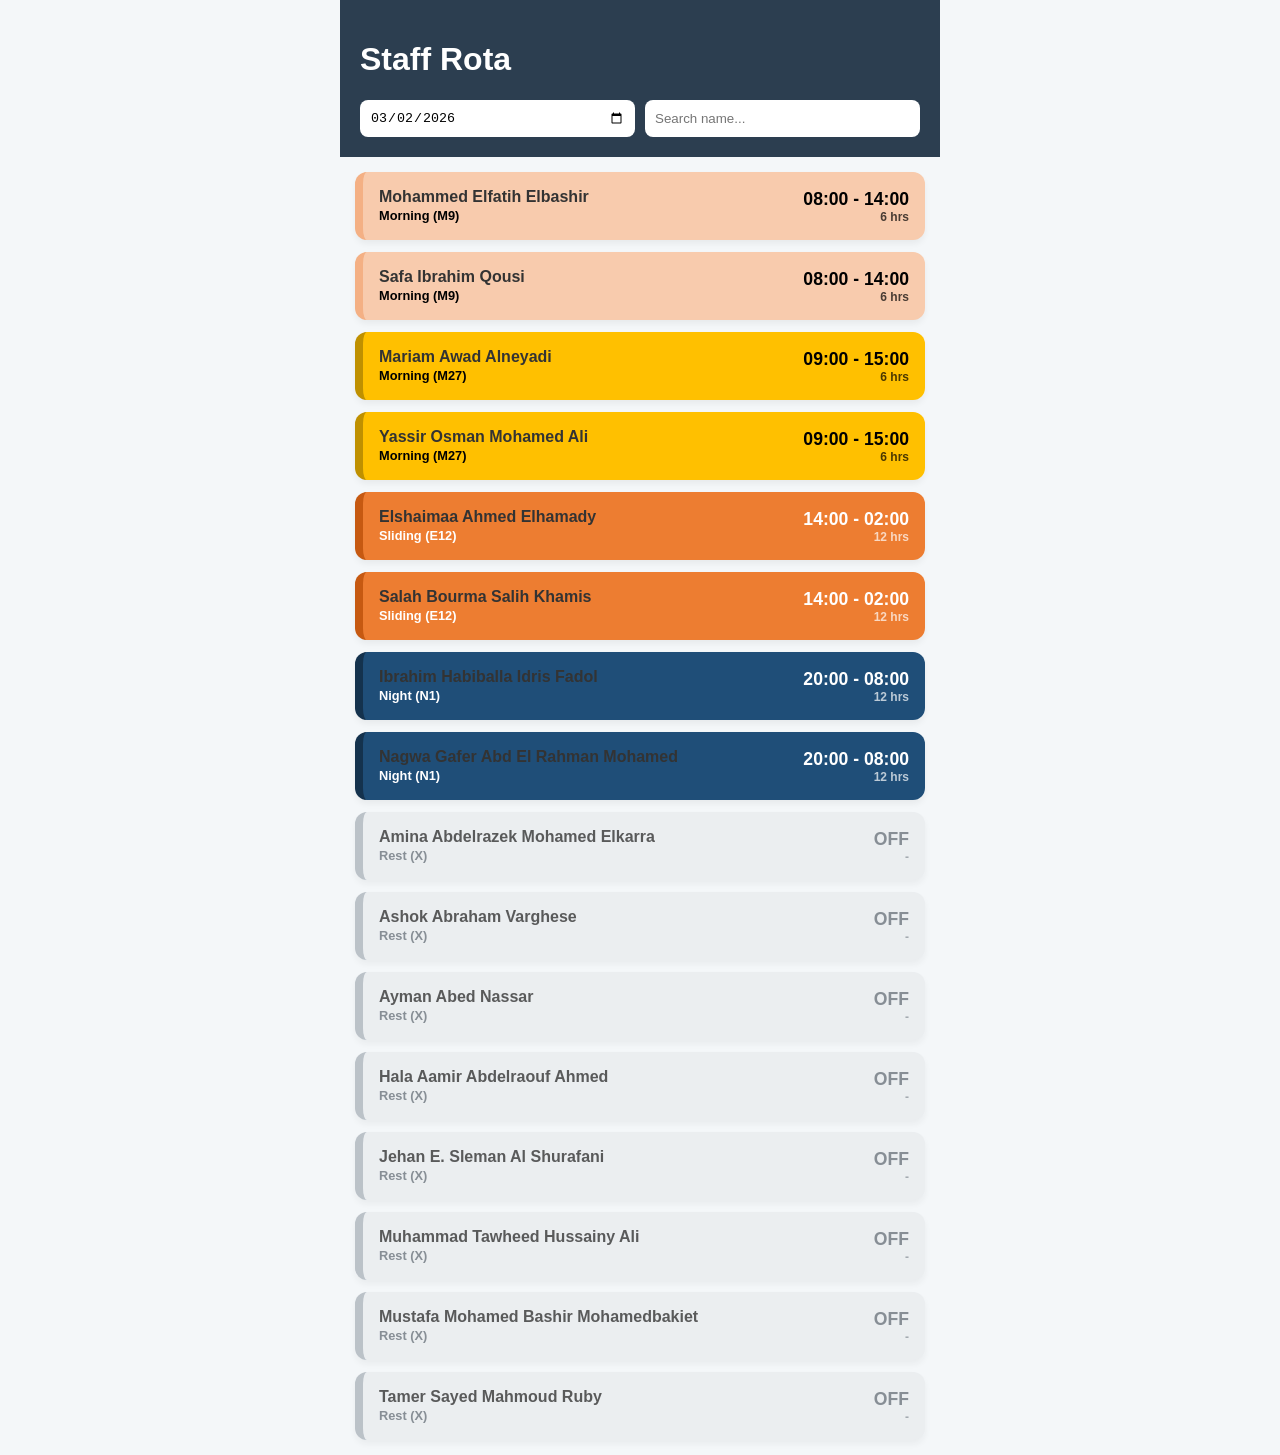
<file: index.html>
﻿<!DOCTYPE html>
<html lang="en">
<head>
    <meta charset="UTF-8">
    <meta name="viewport" content="width=device-width, initial-scale=1.0">
    <title>Ramadan Rota PWA</title>
    <link rel="stylesheet" href="style.css">
    <link rel="manifest" href="manifest.json">
</head>
<body>
    <div class="pwa-container">
        <header>
            <h1>Staff Rota</h1>
            <div class="filter-group">
                <input type="date" id="date-select" value="2026-03-02">
                <input type="text" id="staff-search" placeholder="Search name...">
            </div>
        </header>

        <main id="shift-list" class="shift-card-container">
            </main>
    </div>

    <script src="app.js"></script>
    <script>
        if ('serviceWorker' in navigator) {
            navigator.serviceWorker.register('sw.js');
        }
    </script>
</body>
</html>
</file>
<file: style.css>
:root {
    --bg-color: #f4f7f9;
    --card-bg: #ffffff;
    /* Roster Palette extracted from your image */
    --color-e25: #adb9ca; /* Blue-Grey */
    --color-e12: #ed7d31; /* Orange */
    --color-n1:  #1f4e78; /* Deep Royal Blue */
    --color-m9:  #f8cbad; /* Peach/Tan */
    --color-m27: #ffc000; /* Gold/Mustard */
    --color-e14: #c00000; /* Deep Red */
    --color-n11: #ffff00; /* Bright Yellow */
}

body {
    font-family: 'Segoe UI', sans-serif;
    background-color: var(--bg-color);
    margin: 0;
}

.pwa-container {
    max-width: 600px;
    margin: 0 auto;
}

header {
    background: #2c3e50;
    color: white;
    padding: 20px;
    position: sticky;
    top: 0;
    z-index: 100;
}

.filter-group {
    display: flex;
    gap: 10px;
    margin-top: 15px;
}

input {
    padding: 10px;
    border-radius: 8px;
    border: none;
    flex: 1;
}

.shift-card-container {
    padding: 15px;
    display: flex;
    flex-direction: column;
    gap: 12px;
}

.shift-card {
    background: var(--card-bg);
    border-radius: 12px;
    padding: 16px;
    display: flex;
    justify-content: space-between;
    align-items: center;
    box-shadow: 0 4px 6px rgba(0,0,0,0.05);
}

.staff-info h4 { margin: 0; color: #333; }
.shift-category { font-size: 0.8rem; font-weight: bold; }
.shift-time { font-size: 1.1rem; font-weight: bold; text-align: right; }
.duration { font-size: 0.75rem; display: block; opacity: 0.7; }

/* Shift Color Logic */
.shift-card[data-code="E25"] { background-color: var(--color-e25); border-left: 8px solid #8497b0; }
.shift-card[data-code="E12"] { background-color: var(--color-e12); color: white; border-left: 8px solid #c65911; }
.shift-card[data-code="N1"]  { background-color: var(--color-n1);  color: white; border-left: 8px solid #14324d; }
.shift-card[data-code="M9"]  { background-color: var(--color-m9);  border-left: 8px solid #f4b084; }
.shift-card[data-code="M27"] { background-color: var(--color-m27); border-left: 8px solid #bf9000; }
.shift-card[data-code="E14"] { background-color: var(--color-e14); color: white; border-left: 8px solid #990000; }
.shift-card[data-code="RS"]  { background-color: #833c0c; color: white; border-left: 8px solid #3e1c06; }
.shift-card[data-code="N11"] { background-color: var(--color-n11); border-left: 8px solid #ffd966; }

.shift-card.off { 
    background-color: #e9ecef; 
    color: #6c757d; 
    border-left: 8px solid #adb5bd; 
    opacity: 0.8; 
}
</file>
